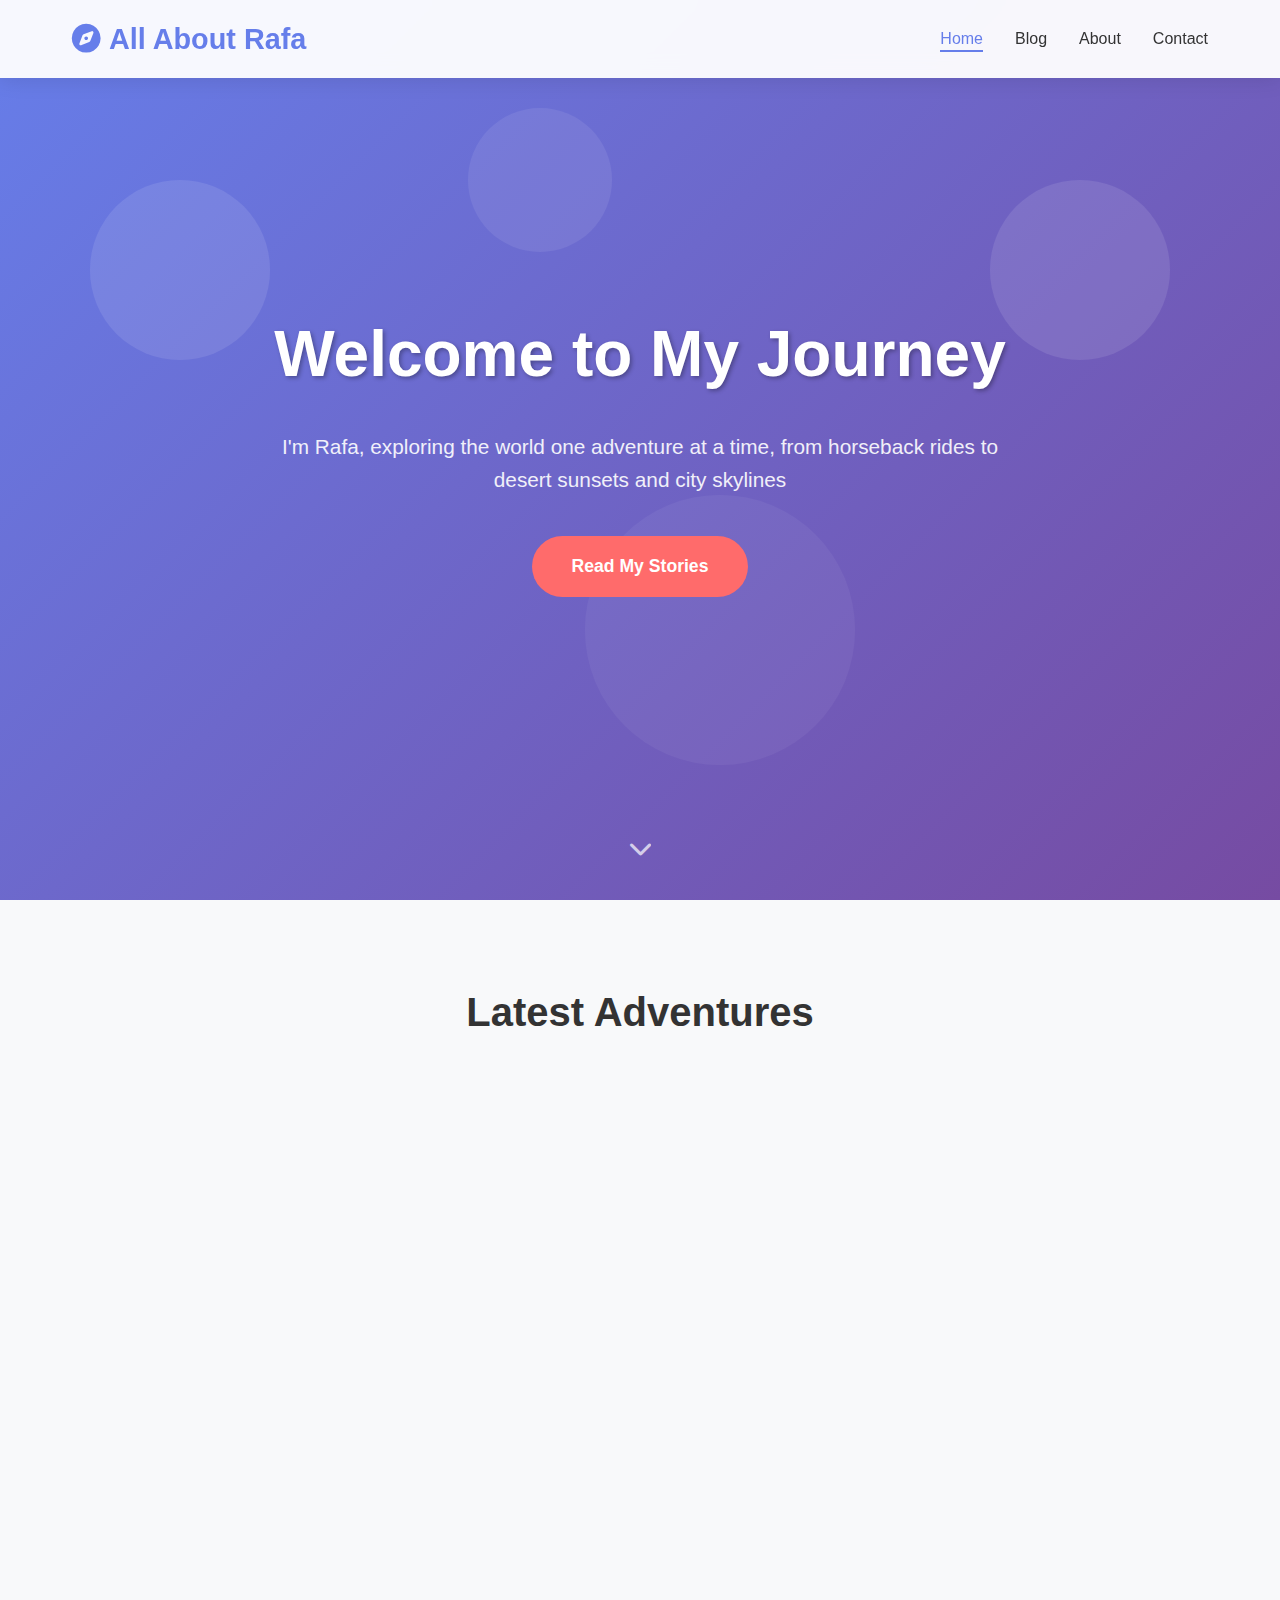
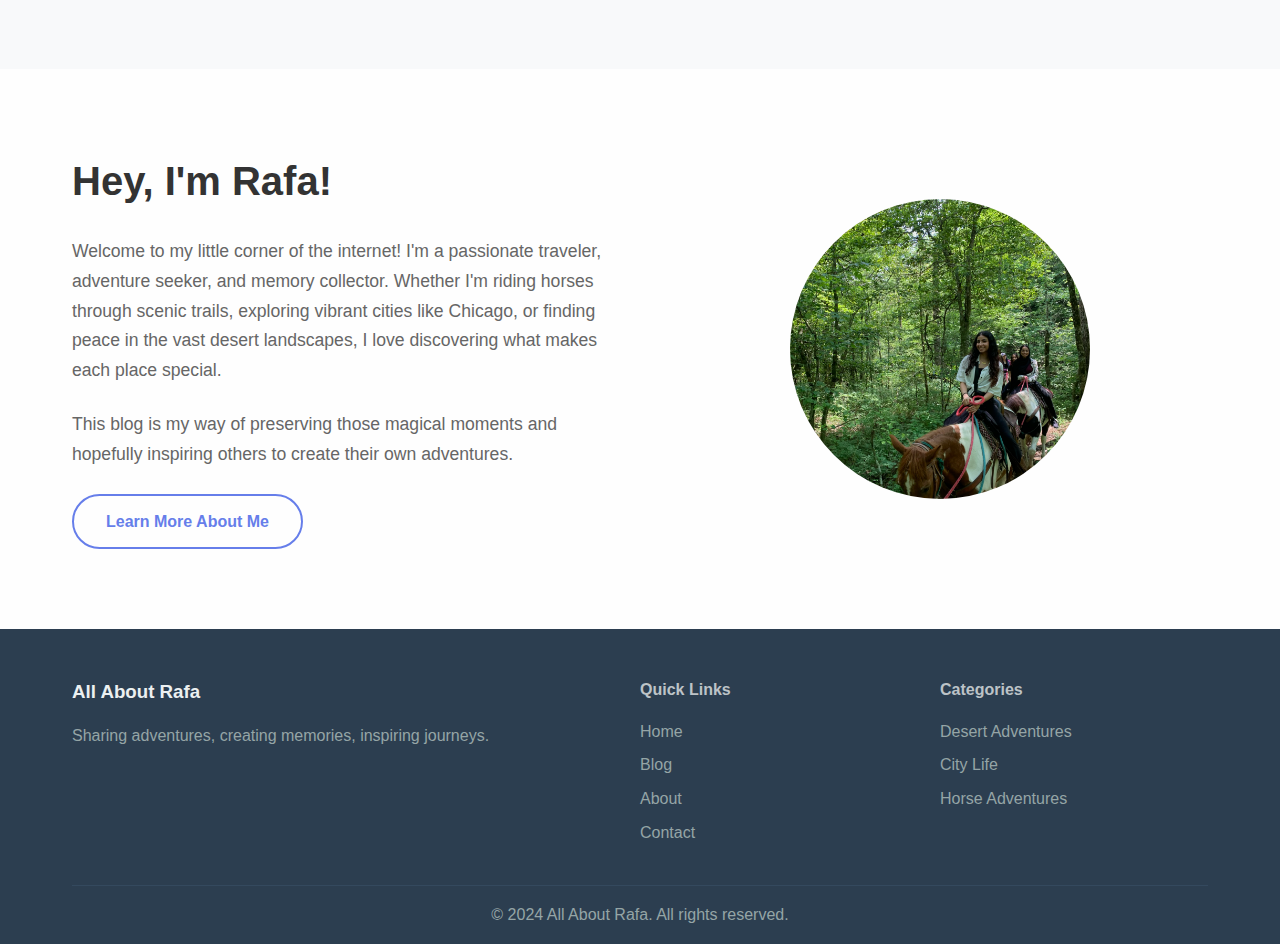
<file: wanderlust-chronicles-blog/index.html>
<!DOCTYPE html>
<html lang="en">
<head>
    <meta charset="UTF-8">
    <meta name="viewport" content="width=device-width, initial-scale=1.0">
    <title>All About Rafa - Adventures Around the World</title>
    <link rel="stylesheet" href="css/style.css">
    <link href="https://cdnjs.cloudflare.com/ajax/libs/font-awesome/6.0.0/css/all.min.css" rel="stylesheet">
</head>
<body>
    <header>
        <nav class="navbar">
            <div class="nav-container">
                <a href="index.html" class="logo">
                    <i class="fas fa-compass"></i>
                    All About Rafa
                </a>
                <ul class="nav-menu">
                    <li><a href="index.html" class="nav-link active">Home</a></li>
                    <li><a href="blog.html" class="nav-link">Blog</a></li>
                    <li><a href="about.html" class="nav-link">About</a></li>
                    <li><a href="contact.html" class="nav-link">Contact</a></li>
                </ul>
                <div class="hamburger">
                    <span></span>
                    <span></span>
                    <span></span>
                </div>
            </div>
        </nav>
    </header>

    <section class="hero">
        <div class="hero-content">
            <h1>Welcome to My Journey</h1>
            <p>I'm Rafa, exploring the world one adventure at a time, from horseback rides to desert sunsets and city skylines</p>
            <a href="blog.html" class="cta-btn">Read My Stories</a>
        </div>
        <div class="scroll-indicator">
            <i class="fas fa-chevron-down"></i>
        </div>
    </section>

    <section class="featured-section">
        <div class="container">
            <h2>Latest Adventures</h2>
            <div class="featured-grid">
                <article class="featured-post">
                    <div class="post-image">
                        <img src="images/rafa-desert.jpg" alt="Rafa in the desert" style="width: 100%; height: 250px; object-fit: cover;">
                    </div>
                    <div class="post-content">
                        <span class="post-category">Desert Adventure</span>
                        <h3>Lost in the Desert Beauty</h3>
                        <p>An incredible journey through endless sand dunes where the silence speaks louder than words...</p>
                        <div class="post-meta">
                            <span><i class="fas fa-calendar"></i> March 15, 2024</span>
                        </div>
                    </div>
                </article>

                <article class="featured-post">
                    <div class="post-image">
                        <img src="images/rafa-chicago.jpg" alt="Rafa in Chicago" style="width: 100%; height: 250px; object-fit: cover;">
                    </div>
                    <div class="post-content">
                        <span class="post-category">City Life</span>
                        <h3>Chicago Days and Nights</h3>
                        <p>From deep-dish pizza to stunning architecture, the Windy City captured my heart completely...</p>
                        <div class="post-meta">
                            <span><i class="fas fa-calendar"></i> February 28, 2024</span>
                        </div>
                    </div>
                </article>

                <article class="featured-post">
                    <div class="post-image">
                        <img src="images/rafa-horse.jpg" alt="Rafa on horseback" style="width: 100%; height: 250px; object-fit: cover;">
                    </div>
                    <div class="post-content">
                        <span class="post-category">Adventure</span>
                        <h3>Horseback Adventures</h3>
                        <p>There's something magical about connecting with these beautiful creatures while exploring new landscapes...</p>
                        <div class="post-meta">
                            <span><i class="fas fa-calendar"></i> January 20, 2024</span>
                        </div>
                    </div>
                </article>
            </div>
        </div>
    </section>

    <section class="about-preview">
        <div class="container">
            <div class="about-content">
                <div class="about-text">
                    <h2>Hey, I'm Rafa!</h2>
                    <p>Welcome to my little corner of the internet! I'm a passionate traveler, adventure seeker, and memory collector. Whether I'm riding horses through scenic trails, exploring vibrant cities like Chicago, or finding peace in the vast desert landscapes, I love discovering what makes each place special.</p>
                    <p>This blog is my way of preserving those magical moments and hopefully inspiring others to create their own adventures.</p>
                    <a href="about.html" class="btn-secondary">Learn More About Me</a>
                </div>
                <div class="about-image">
                    <img src="images/rafa-horse.jpg" alt="Rafa" style="width: 300px; height: 300px; border-radius: 50%; object-fit: cover;">
                </div>
            </div>
        </div>
    </section>

    <footer>
        <div class="container">
            <div class="footer-content">
                <div class="footer-section">
                    <h3>All About Rafa</h3>
                    <p>Sharing adventures, creating memories, inspiring journeys.</p>
                </div>
                <div class="footer-section">
                    <h4>Quick Links</h4>
                    <ul>
                        <li><a href="index.html">Home</a></li>
                        <li><a href="blog.html">Blog</a></li>
                        <li><a href="about.html">About</a></li>
                        <li><a href="contact.html">Contact</a></li>
                    </ul>
                </div>
                <div class="footer-section">
                    <h4>Categories</h4>
                    <ul>
                        <li><a href="blog.html#desert">Desert Adventures</a></li>
                        <li><a href="blog.html#city">City Life</a></li>
                        <li><a href="blog.html#horse">Horse Adventures</a></li>
                    </ul>
                </div>
            </div>
            <div class="footer-bottom">
                <p>&copy; 2024 All About Rafa. All rights reserved.</p>
            </div>
        </div>
    </footer>

    <script src="js/script.js"></script>
</body>
</html>
</file>
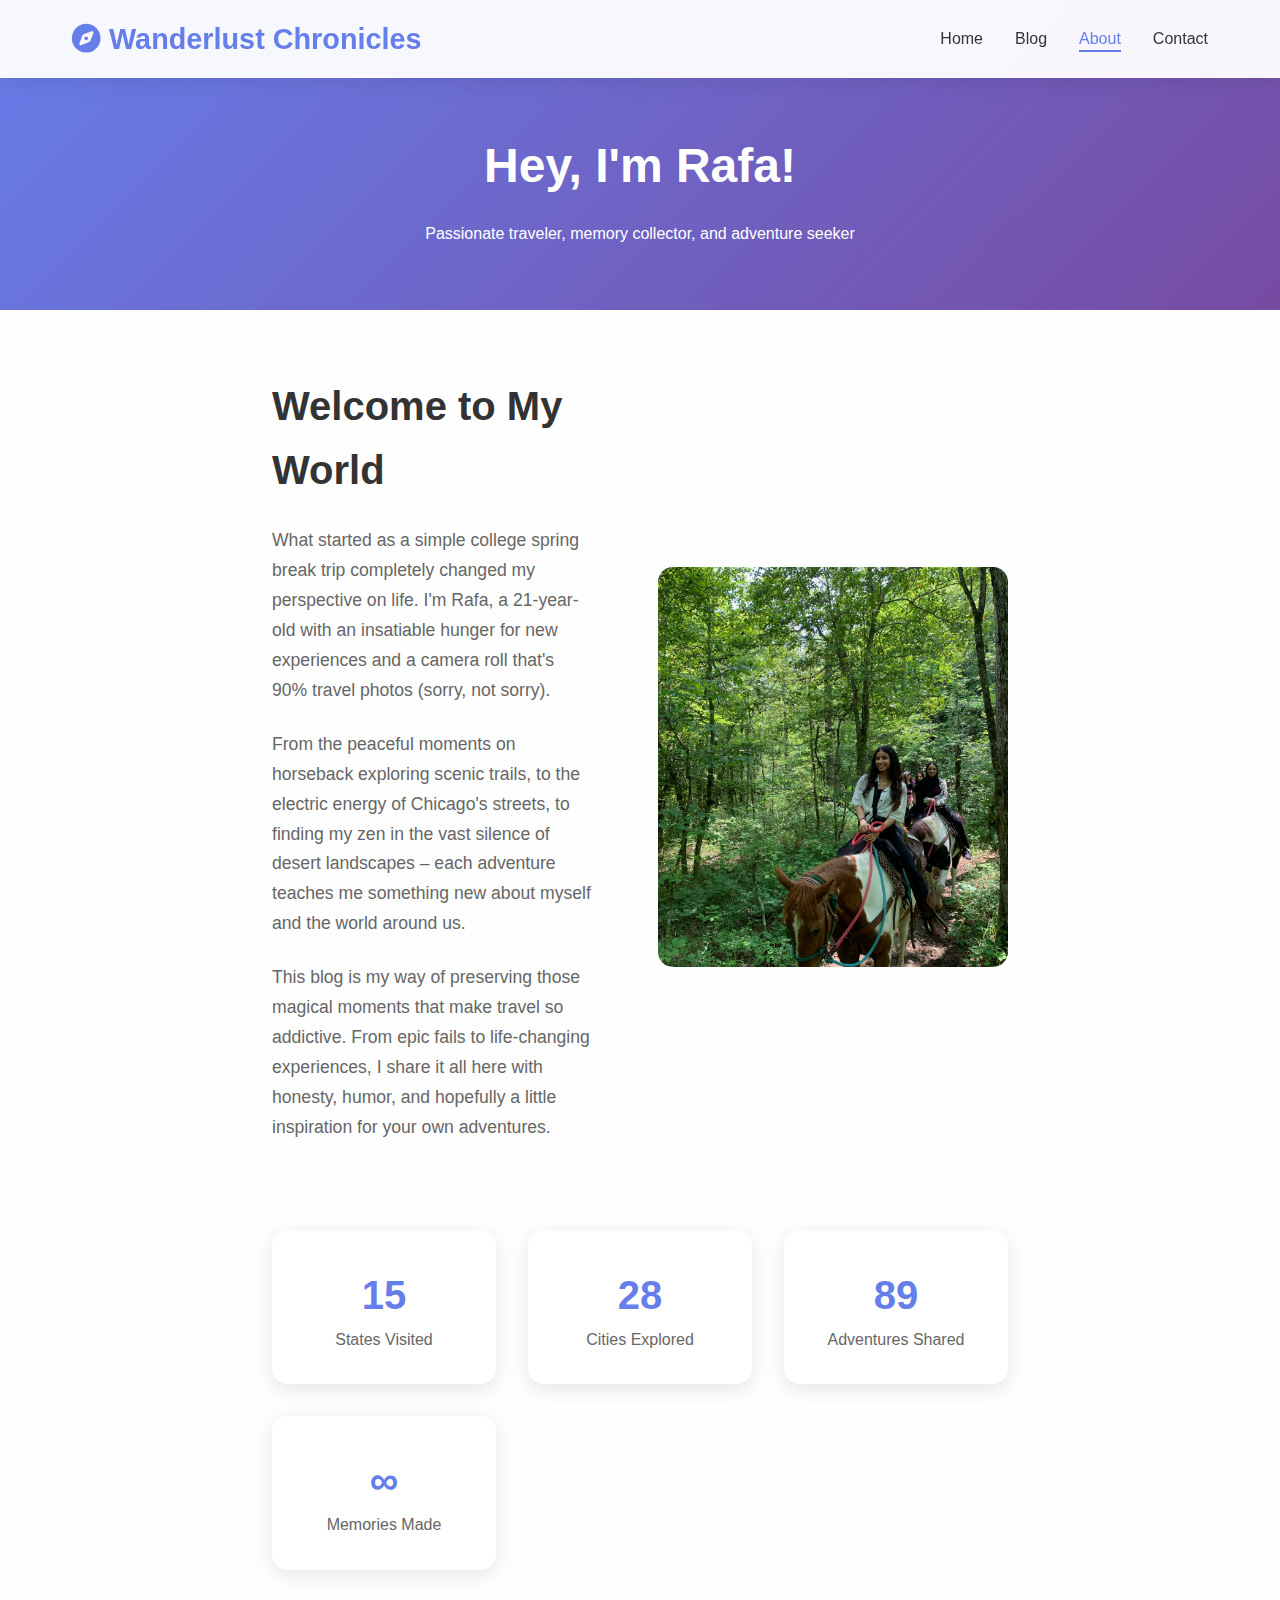
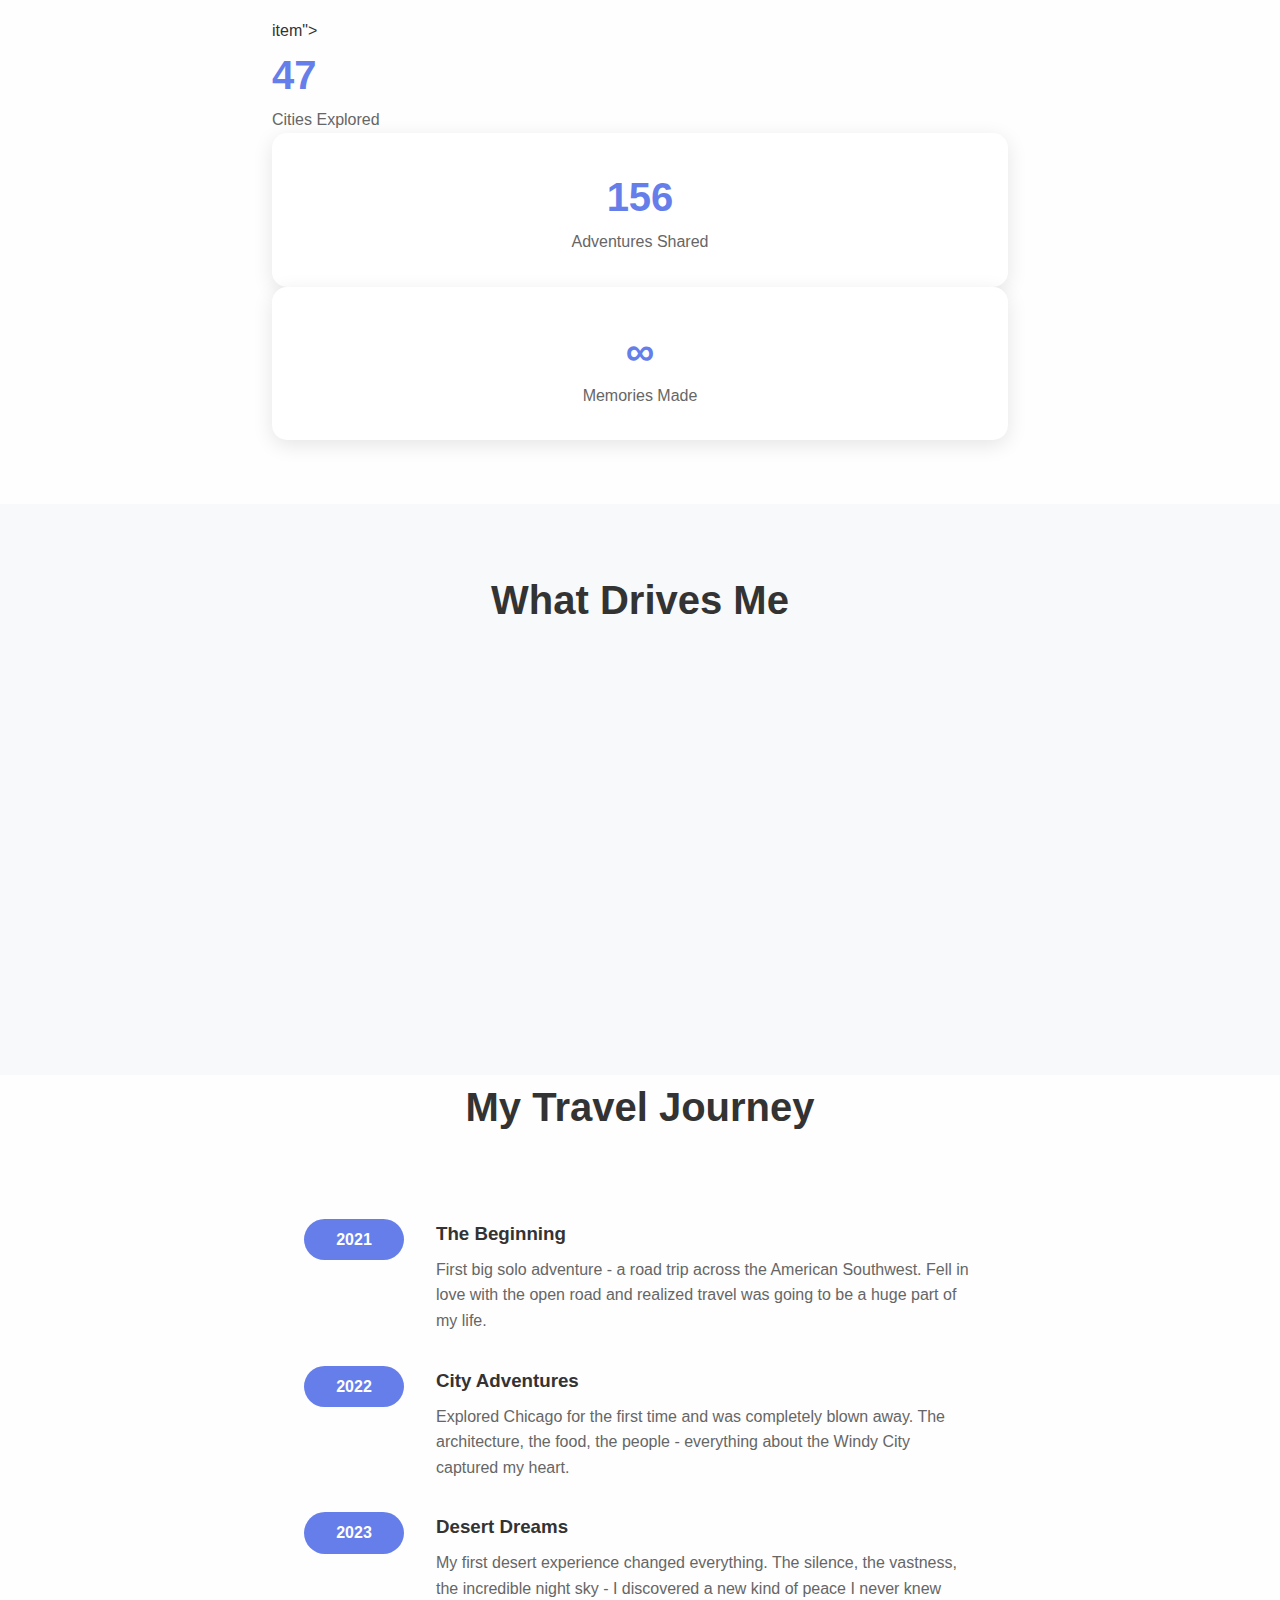
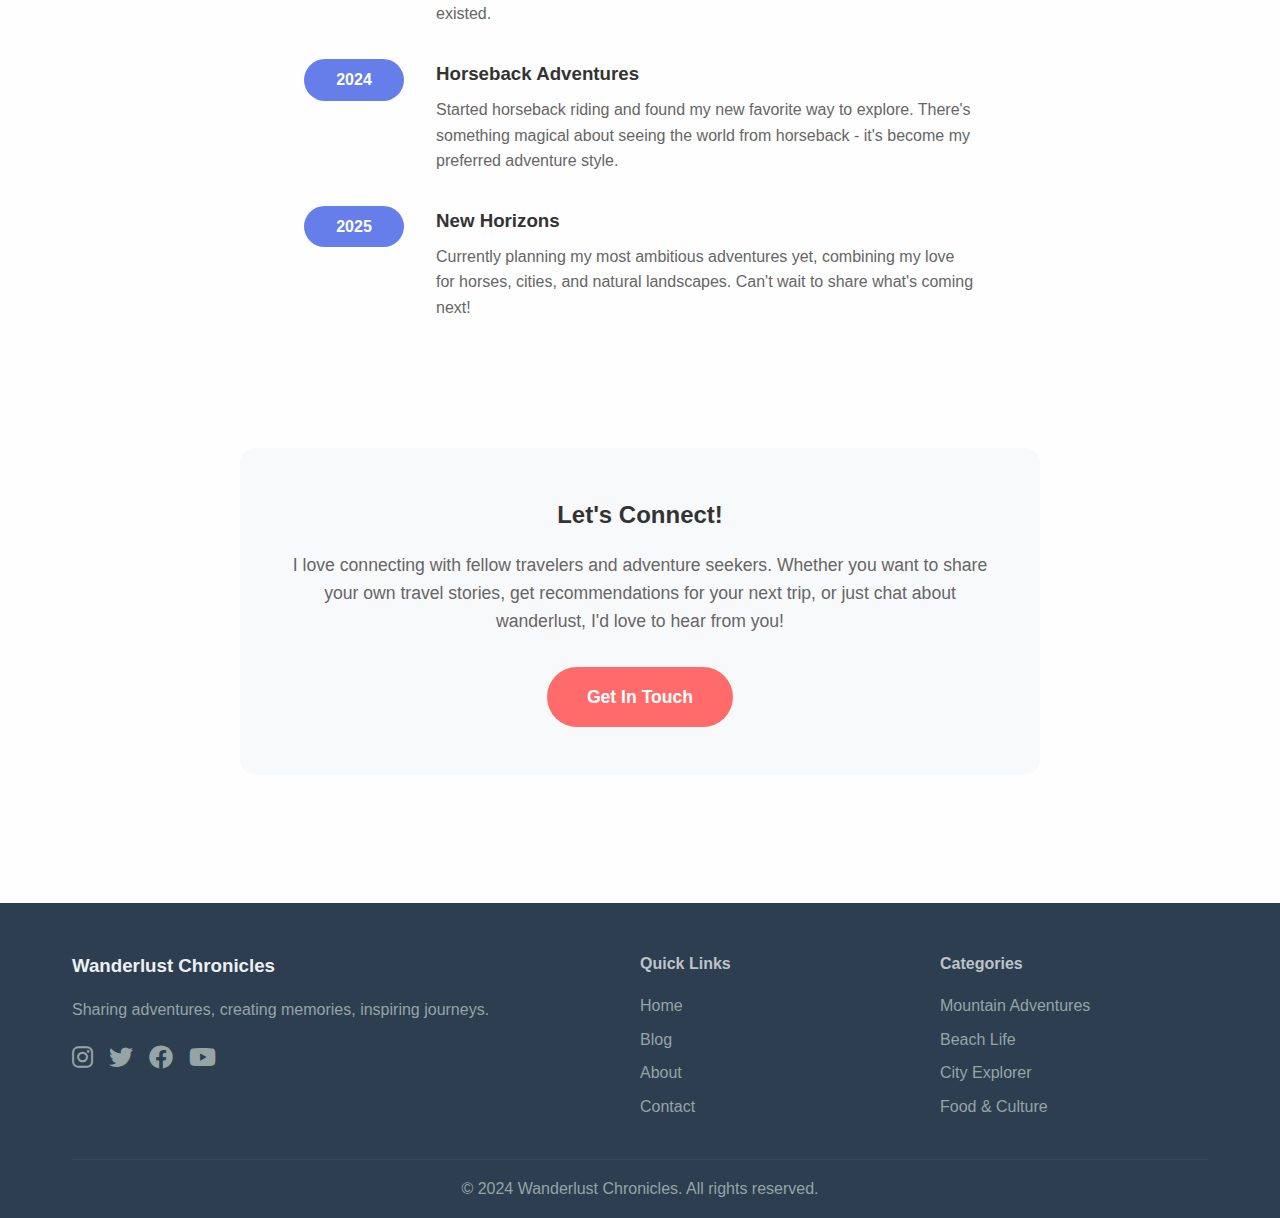
<file: wanderlust-chronicles-blog/about.html>
<!DOCTYPE html>
<html lang="en">
<head>
    <meta charset="UTF-8">
    <meta name="viewport" content="width=device-width, initial-scale=1.0">
    <title>About - All About Rafa</title>
    <link rel="stylesheet" href="css/style.css">
    <link href="https://cdnjs.cloudflare.com/ajax/libs/font-awesome/6.0.0/css/all.min.css" rel="stylesheet">
    <style>
        .about-hero {
            background: linear-gradient(135deg, #667eea 0%, #764ba2 100%);
            color: white;
            padding: 8rem 0 4rem;
            text-align: center;
        }
        
        .about-hero h1 {
            font-size: 3rem;
            margin-bottom: 1rem;
        }
        
        .about-main {
            padding: 4rem 0;
        }
        
        .about-content-section {
            max-width: 800px;
            margin: 0 auto 4rem;
            padding: 0 2rem;
        }
        
        .about-intro {
            display: grid;
            grid-template-columns: 1fr 1fr;
            gap: 4rem;
            align-items: center;
            margin-bottom: 4rem;
        }
        
        .intro-text h2 {
            font-size: 2.5rem;
            margin-bottom: 1.5rem;
            color: #333;
        }
        
        .intro-text p {
            color: #666;
            line-height: 1.7;
            margin-bottom: 1.5rem;
            font-size: 1.1rem;
        }
        
        .stats-grid {
            display: grid;
            grid-template-columns: repeat(auto-fit, minmax(200px, 1fr));
            gap: 2rem;
            margin: 3rem 0;
        }
        
        .stat-item {
            text-align: center;
            padding: 2rem;
            background: white;
            border-radius: 15px;
            box-shadow: 0 5px 20px rgba(0,0,0,0.1);
        }
        
        .stat-number {
            font-size: 2.5rem;
            font-weight: bold;
            color: #667eea;
            display: block;
        }
        
        .stat-label {
            color: #666;
            font-weight: 500;
        }
        
        .values-section {
            background: #f8f9fa;
            padding: 4rem 0;
        }
        
        .values-grid {
            display: grid;
            grid-template-columns: repeat(auto-fit, minmax(300px, 1fr));
            gap: 2rem;
        }
        
        .value-item {
            background: white;
            padding: 2rem;
            border-radius: 15px;
            text-align: center;
            box-shadow: 0 5px 20px rgba(0,0,0,0.1);
        }
        
        .value-icon {
            font-size: 3rem;
            color: #667eea;
            margin-bottom: 1rem;
        }
        
        .value-item h3 {
            margin-bottom: 1rem;
            color: #333;
        }
        
        .timeline {
            max-width: 800px;
            margin: 0 auto;
            padding: 2rem;
        }
        
        .timeline-item {
            display: flex;
            margin-bottom: 2rem;
            align-items: flex-start;
        }
        
        .timeline-date {
            background: #667eea;
            color: white;
            padding: 0.5rem 1rem;
            border-radius: 25px;
            font-weight: bold;
            min-width: 100px;
            text-align: center;
            margin-right: 2rem;
        }
        
        .timeline-content {
            flex: 1;
        }
        
        .timeline-content h3 {
            color: #333;
            margin-bottom: 0.5rem;
        }
        
        .timeline-content p {
            color: #666;
            line-height: 1.6;
        }
    </style>
</head>
<body>
    <header>
        <nav class="navbar">
            <div class="nav-container">
                <div class="logo">
                    <i class="fas fa-compass"></i>
                    Wanderlust Chronicles
                </div>
                <ul class="nav-menu">
                    <li><a href="index.html" class="nav-link">Home</a></li>
                    <li><a href="blog.html" class="nav-link">Blog</a></li>
                    <li><a href="about.html" class="nav-link active">About</a></li>
                    <li><a href="contact.html" class="nav-link">Contact</a></li>
                </ul>
                <div class="hamburger">
                    <span></span>
                    <span></span>
                    <span></span>
                </div>
            </div>
        </nav>
    </header>

    <section class="about-hero">
        <div class="container">
            <h1>Hey, I'm Rafa!</h1>
            <p>Passionate traveler, memory collector, and adventure seeker</p>
        </div>
    </section>

    <main class="about-main">
        <section class="about-content-section">
            <div class="about-intro">
                <div class="intro-text">
                    <h2>Welcome to My World</h2>
                    <p>
                        What started as a simple college spring break trip completely changed my perspective on life. I'm Rafa, a 21-year-old with an insatiable hunger for new experiences and a camera roll that's 90% travel photos (sorry, not sorry).
                    </p>
                    <p>
                        From the peaceful moments on horseback exploring scenic trails, to the electric energy of Chicago's streets, to finding my zen in the vast silence of desert landscapes – each adventure teaches me something new about myself and the world around us.
                    </p>
                    <p>
                        This blog is my way of preserving those magical moments that make travel so addictive. From epic fails to life-changing experiences, I share it all here with honesty, humor, and hopefully a little inspiration for your own adventures.
                    </p>
                </div>
                <div class="intro-image">
                    <img src="images/rafa-horse.jpg" alt="Rafa" style="width: 350px; height: 400px; border-radius: 15px; object-fit: cover;">
                </div>
            </div>
        </section>

        <section class="about-content-section">
            <div class="stats-grid">
                <div class="stat-item">
                    <span class="stat-number">15</span>
                    <span class="stat-label">States Visited</span>
                </div>
                <div class="stat-item">
                    <span class="stat-number">28</span>
                    <span class="stat-label">Cities Explored</span>
                </div>
                <div class="stat-item">
                    <span class="stat-number">89</span>
                    <span class="stat-label">Adventures Shared</span>
                </div>
                <div class="stat-item">
                    <span class="stat-number">∞</span>
                    <span class="stat-label">Memories Made</span>
                </div>
            </div>item">
                    <span class="stat-number">47</span>
                    <span class="stat-label">Cities Explored</span>
                </div>
                <div class="stat-item">
                    <span class="stat-number">156</span>
                    <span class="stat-label">Adventures Shared</span>
                </div>
                <div class="stat-item">
                    <span class="stat-number">∞</span>
                    <span class="stat-label">Memories Made</span>
                </div>
            </div>
        </section>

        <section class="values-section">
            <div class="container">
                <h2 style="text-align: center; margin-bottom: 3rem; font-size: 2.5rem; color: #333;">What Drives Me</h2>
                <div class="values-grid">
                    <div class="value-item">
                        <div class="value-icon">
                            <i class="fas fa-heart"></i>
                        </div>
                        <h3>Authentic Connections</h3>
                        <p>Travel isn't just about places – it's about the people you meet and the friendships you forge along the way. Some of my best travel buddies started as strangers in hostels!</p>
                    </div>
                    <div class="value-item">
                        <div class="value-icon">
                            <i class="fas fa-leaf"></i>
                        </div>
                        <h3>Sustainable Travel</h3>
                        <p>I believe in exploring responsibly. From choosing eco-friendly accommodations to supporting local businesses, every small choice can make a big difference.</p>
                    </div>
                    <div class="value-item">
                        <div class="value-icon">
                            <i class="fas fa-camera"></i>
                        </div>
                        <h3>Storytelling</h3>
                        <p>Every destination has a story, and I love capturing those moments – both the Instagram-worthy shots and the beautifully imperfect, real-life adventures.</p>
                    </div>
                </div>
            </div>
        </section>

        <section class="about-content-section">
            <h2 style="text-align: center; margin-bottom: 3rem; font-size: 2.5rem; color: #333;">My Travel Journey</h2>
            <div class="timeline">
                <div class="timeline-item">
                    <div class="timeline-date">2021</div>
                    <div class="timeline-content">
                        <h3>The Beginning</h3>
                        <p>First big solo adventure - a road trip across the American Southwest. Fell in love with the open road and realized travel was going to be a huge part of my life.</p>
                    </div>
                </div>
                
                <div class="timeline-item">
                    <div class="timeline-date">2022</div>
                    <div class="timeline-content">
                        <h3>City Adventures</h3>
                        <p>Explored Chicago for the first time and was completely blown away. The architecture, the food, the people - everything about the Windy City captured my heart.</p>
                    </div>
                </div>
                
                <div class="timeline-item">
                    <div class="timeline-date">2023</div>
                    <div class="timeline-content">
                        <h3>Desert Dreams</h3>
                        <p>My first desert experience changed everything. The silence, the vastness, the incredible night sky - I discovered a new kind of peace I never knew existed.</p>
                    </div>
                </div>
                
                <div class="timeline-item">
                    <div class="timeline-date">2024</div>
                    <div class="timeline-content">
                        <h3>Horseback Adventures</h3>
                        <p>Started horseback riding and found my new favorite way to explore. There's something magical about seeing the world from horseback - it's become my preferred adventure style.</p>
                    </div>
                </div>
                
                <div class="timeline-item">
                    <div class="timeline-date">2025</div>
                    <div class="timeline-content">
                        <h3>New Horizons</h3>
                        <p>Currently planning my most ambitious adventures yet, combining my love for horses, cities, and natural landscapes. Can't wait to share what's coming next!</p>
                    </div>
                </div>
            </div>
        </section>

        <section class="about-content-section" style="text-align: center; background: #f8f9fa; padding: 3rem; border-radius: 15px;">
            <h2 style="margin-bottom: 1rem; color: #333;">Let's Connect!</h2>
            <p style="color: #666; margin-bottom: 2rem; font-size: 1.1rem;">
                I love connecting with fellow travelers and adventure seekers. Whether you want to share your own travel stories, 
                get recommendations for your next trip, or just chat about wanderlust, I'd love to hear from you!
            </p>
            <a href="contact.html" class="cta-btn">Get In Touch</a>
        </section>
    </main>

    <footer>
        <div class="container">
            <div class="footer-content">
                <div class="footer-section">
                    <h3>Wanderlust Chronicles</h3>
                    <p>Sharing adventures, creating memories, inspiring journeys.</p>
                    <div class="social-links">
                        <a href="#"><i class="fab fa-instagram"></i></a>
                        <a href="#"><i class="fab fa-twitter"></i></a>
                        <a href="#"><i class="fab fa-facebook"></i></a>
                        <a href="#"><i class="fab fa-youtube"></i></a>
                    </div>
                </div>
                <div class="footer-section">
                    <h4>Quick Links</h4>
                    <ul>
                        <li><a href="index.html">Home</a></li>
                        <li><a href="blog.html">Blog</a></li>
                        <li><a href="about.html">About</a></li>
                        <li><a href="contact.html">Contact</a></li>
                    </ul>
                </div>
                <div class="footer-section">
                    <h4>Categories</h4>
                    <ul>
                        <li><a href="#">Mountain Adventures</a></li>
                        <li><a href="#">Beach Life</a></li>
                        <li><a href="#">City Explorer</a></li>
                        <li><a href="#">Food & Culture</a></li>
                    </ul>
                </div>
            </div>
            <div class="footer-bottom">
                <p>&copy; 2024 Wanderlust Chronicles. All rights reserved.</p>
            </div>
        </div>
    </footer>

    <script src="js/script.js"></script>
</body>
</html>
</file>
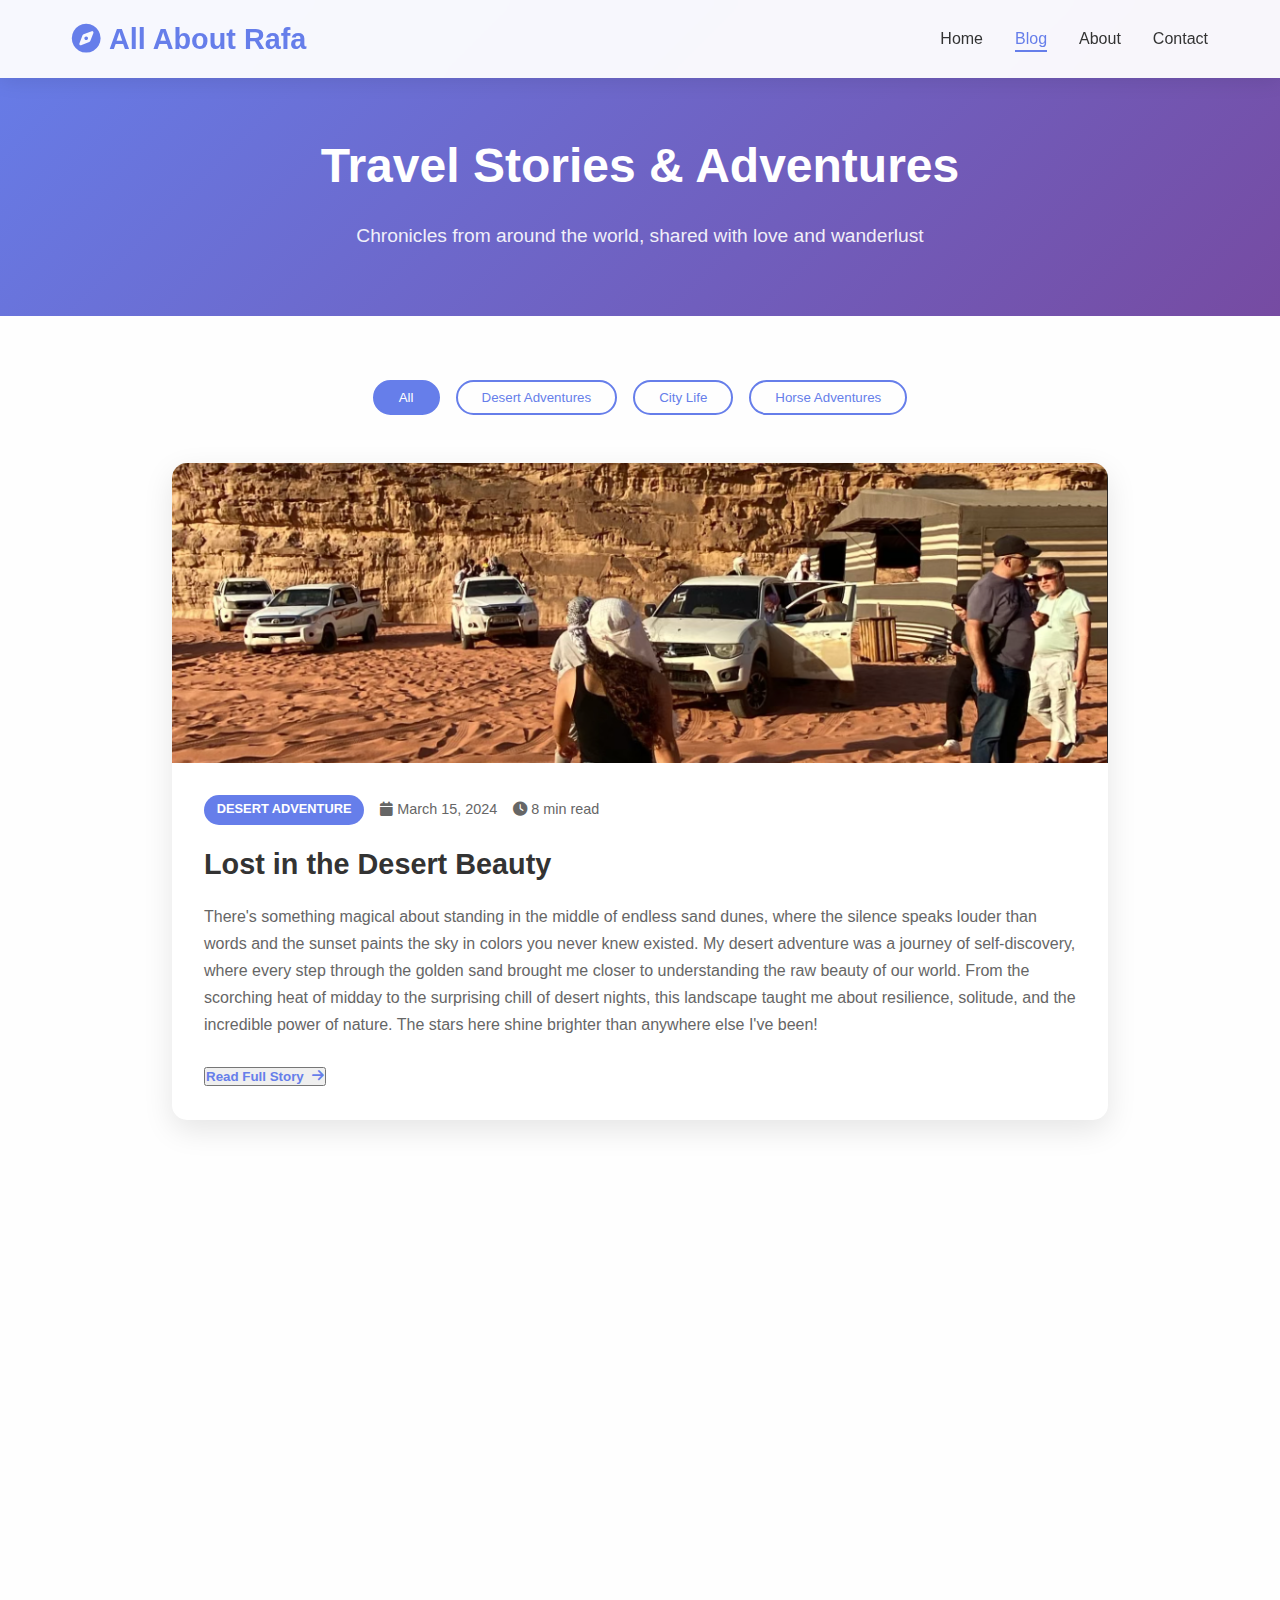
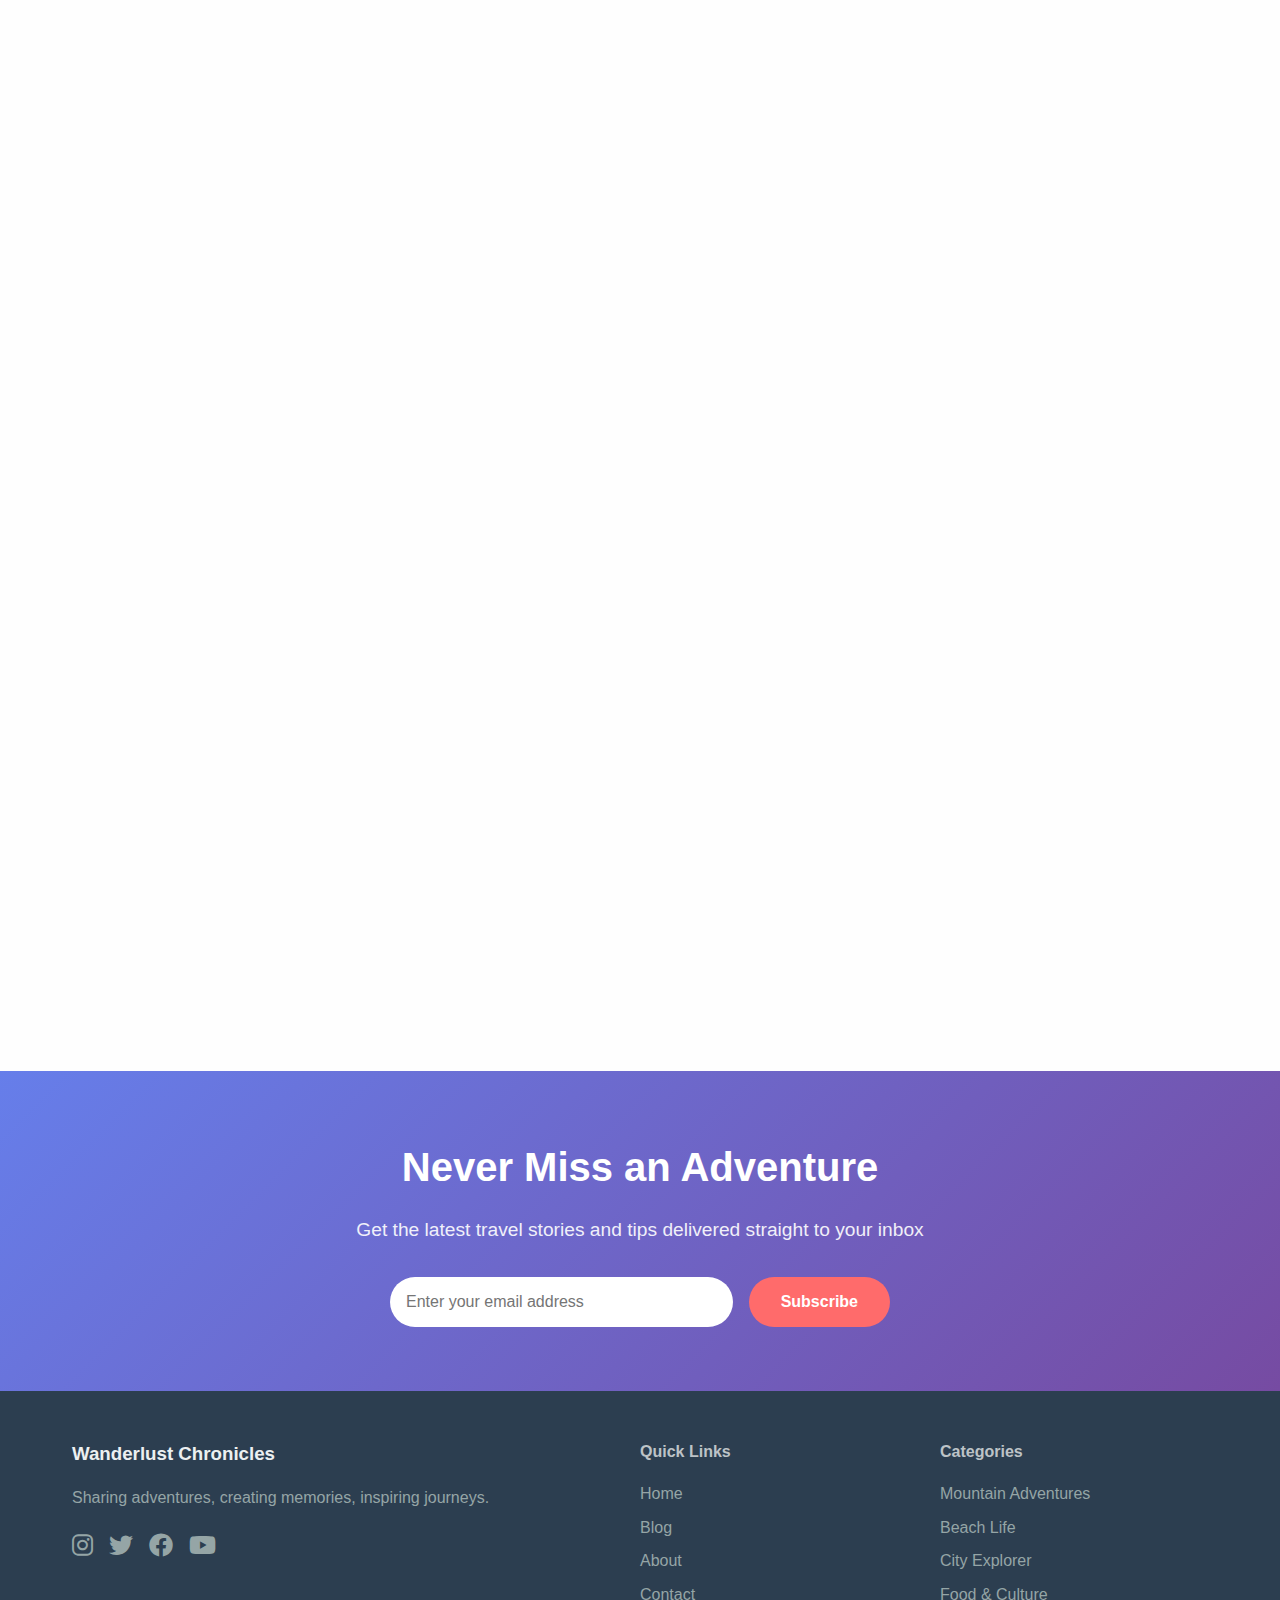
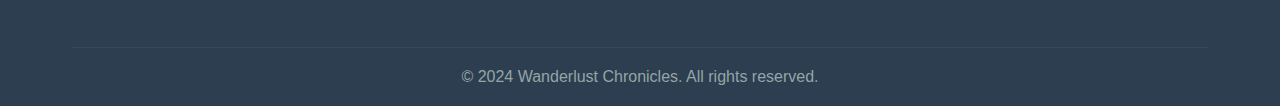
<file: wanderlust-chronicles-blog/blog.html>
<!DOCTYPE html>
<html lang="en">
<head>
    <meta charset="UTF-8">
    <meta name="viewport" content="width=device-width, initial-scale=1.0">
    <title>Blog - All About Rafa</title>
    <link rel="stylesheet" href="css/style.css">
    <link href="https://cdnjs.cloudflare.com/ajax/libs/font-awesome/6.0.0/css/all.min.css" rel="stylesheet">
    <style>
        .blog-header {
            background: linear-gradient(135deg, #667eea 0%, #764ba2 100%);
            color: white;
            padding: 8rem 0 4rem;
            text-align: center;
        }
        
        .blog-header h1 {
            font-size: 3rem;
            margin-bottom: 1rem;
        }
        
        .blog-header p {
            font-size: 1.2rem;
            opacity: 0.9;
        }
        
        .blog-container {
            max-width: 1000px;
            margin: 0 auto;
            padding: 4rem 2rem;
        }
        
        .blog-post-full {
            background: white;
            border-radius: 15px;
            overflow: hidden;
            box-shadow: 0 10px 30px rgba(0, 0, 0, 0.1);
            margin-bottom: 3rem;
            transition: transform 0.3s ease;
        }
        
        .blog-post-full:hover {
            transform: translateY(-5px);
        }
        
        .blog-post-image {
            height: 300px;
            overflow: hidden;
        }
        
        .blog-post-content {
            padding: 2rem;
        }
        
        .blog-post-meta {
            display: flex;
            align-items: center;
            gap: 1rem;
            margin-bottom: 1rem;
            font-size: 0.9rem;
            color: #666;
        }
        
        .blog-post-title {
            font-size: 1.8rem;
            margin-bottom: 1rem;
            color: #333;
        }
        
        .blog-post-excerpt {
            color: #666;
            line-height: 1.7;
            margin-bottom: 1.5rem;
        }
        
        .read-more {
            color: #667eea;
            text-decoration: none;
            font-weight: 600;
            display: inline-flex;
            align-items: center;
            gap: 0.5rem;
            transition: color 0.3s ease;
        }
        
        .read-more:hover {
            color: #5a67d8;
        }
        
        .category-filters {
            display: flex;
            justify-content: center;
            gap: 1rem;
            margin-bottom: 3rem;
            flex-wrap: wrap;
        }
        
        .filter-btn {
            background: transparent;
            border: 2px solid #667eea;
            color: #667eea;
            padding: 0.5rem 1.5rem;
            border-radius: 25px;
            cursor: pointer;
            transition: all 0.3s ease;
            font-weight: 500;
        }
        
        .filter-btn:hover,
        .filter-btn.active {
            background: #667eea;
            color: white;
        }
    </style>
</head>
<body>
    <header>
        <nav class="navbar">
            <div class="nav-container">
                <a href="index.html" class="logo">
                    <i class="fas fa-compass"></i>
                    All About Rafa
                </a>
                <ul class="nav-menu">
                    <li><a href="index.html" class="nav-link">Home</a></li>
                    <li><a href="blog.html" class="nav-link active">Blog</a></li>
                    <li><a href="about.html" class="nav-link">About</a></li>
                    <li><a href="contact.html" class="nav-link">Contact</a></li>
                </ul>
                <div class="hamburger">
                    <span></span>
                    <span></span>
                    <span></span>
                </div>
            </div>
        </nav>
    </header>

    <section class="blog-header">
        <div class="container">
            <h1>Travel Stories & Adventures</h1>
            <p>Chronicles from around the world, shared with love and wanderlust</p>
        </div>
    </section>

    <main class="blog-container">
        <div class="category-filters">
            <button class="filter-btn active">All</button>
            <button class="filter-btn">Desert Adventures</button>
            <button class="filter-btn">City Life</button>
            <button class="filter-btn">Horse Adventures</button>
        </div>

        <article class="blog-post-full" id="desert">
            <div class="blog-post-image">
                <img src="images/rafa-desert.jpg" alt="Rafa in the desert" style="width: 100%; height: 300px; object-fit: cover;">
            </div>
            <div class="blog-post-content">
                <div class="blog-post-meta">
                    <span class="post-category">Desert Adventure</span>
                    <span><i class="fas fa-calendar"></i> March 15, 2024</span>
                    <span><i class="fas fa-clock"></i> 8 min read</span>
                </div>
                <h2 class="blog-post-title">Lost in the Desert Beauty</h2>
                <p class="blog-post-excerpt">
                    There's something magical about standing in the middle of endless sand dunes, where the silence speaks louder than words and the sunset paints the sky in colors you never knew existed. My desert adventure was a journey of self-discovery, where every step through the golden sand brought me closer to understanding the raw beauty of our world. From the scorching heat of midday to the surprising chill of desert nights, this landscape taught me about resilience, solitude, and the incredible power of nature. The stars here shine brighter than anywhere else I've been!
                </p>
                <button class="read-more" onclick="expandPost(this)">
                    Read Full Story <i class="fas fa-arrow-right"></i>
                </button>
                <div class="full-story" style="display: none; margin-top: 1rem; padding-top: 1rem; border-top: 1px solid #eee;">
                    <p>The desert called to me long before I actually made the trip. I'd seen photos of endless dunes and dramatic sunsets, but nothing could have prepared me for the actual experience of being completely surrounded by such raw, untamed beauty.</p>
                    <p>My journey began at dawn, when the sand was still cool beneath my feet and the air held just a hint of the heat that would define the day. As I walked deeper into the dunes, civilization became just a memory, replaced by the rhythmic sound of wind sculpting sand and the overwhelming sense of being utterly alone yet completely connected to something greater.</p>
                    <p>The silence was profound – not empty, but full of possibilities. It gave me space to think, to breathe, to simply exist without the constant noise of modern life. When night fell, the temperature dropped dramatically, and I understood why desert travelers speak of the desert's dual nature. The same landscape that challenges you with brutal heat by day wraps you in surprising cold by night.</p>
                    <p>But it was the night sky that truly took my breath away. Without any light pollution, the stars appeared in such abundance that I felt like I was seeing the universe for the first time. I spent hours lying on my back in the sand, overwhelmed by the vastness above and the profound sense of peace that the desert had given me.</p>
                </div>
            </div>
        </article>

        <article class="blog-post-full" id="city">
            <div class="blog-post-image">
                <img src="images/rafa-chicago.jpg" alt="Rafa in Chicago" style="width: 100%; height: 300px; object-fit: cover;">
            </div>
            <div class="blog-post-content">
                <div class="blog-post-meta">
                    <span class="post-category">City Life</span>
                    <span><i class="fas fa-calendar"></i> February 28, 2024</span>
                    <span><i class="fas fa-clock"></i> 6 min read</span>
                </div>
                <h2 class="blog-post-title">Chicago Days and Nights</h2>
                <p class="blog-post-excerpt">
                    The Windy City completely captured my heart! From the moment I arrived, Chicago welcomed me with its incredible architecture, amazing deep-dish pizza (yes, it lives up to the hype!), and the warmest people I've ever met. Walking along the lakefront, exploring Millennium Park, and getting lost in the vibrant neighborhoods taught me that cities have souls too. The skyline views from the river tour were absolutely breathtaking, and don't even get me started on the food scene – every meal was an adventure in itself. Chicago, you've got a piece of my heart forever!
                </p>
                <button class="read-more" onclick="expandPost(this)">
                    Read Full Story <i class="fas fa-arrow-right"></i>
                </button>
                <div class="full-story" style="display: none; margin-top: 1rem; padding-top: 1rem; border-top: 1px solid #eee;">
                    <p>Chicago surprised me from the very first moment. I expected a busy, impersonal city, but what I found was a place with incredible warmth and character. The architecture alone is worth the trip – walking through downtown feels like an outdoor museum of some of the world's most innovative buildings.</p>
                    <p>The lakefront changed my perspective on urban spaces entirely. Lake Michigan stretches to the horizon like an ocean, and the lakefront trail gave me miles of peaceful walking despite being in the heart of such a major city. I spent an entire afternoon in Millennium Park, watching people from all walks of life come together in this beautiful shared space.</p>
                    <p>But it was the neighborhoods that really won me over. Each area has its own distinct personality – from the artistic vibe of Wicker Park to the historic charm of Lincoln Park. The people I met were genuinely friendly and proud of their city, always ready with recommendations for the best local spots.</p>
                    <p>And the food! The deep-dish pizza lived up to every bit of hype, but Chicago's culinary scene goes so much deeper. From hole-in-the-wall Mexican joints to world-class fine dining, every meal was a discovery. The river architecture tour was the perfect way to see the city from a different perspective, learning about the incredible engineering and design that makes Chicago such a unique place.</p>
                </div>
            </div>
        </article>

        <article class="blog-post-full" id="horse">
            <div class="blog-post-image">
                <img src="images/rafa-horse.jpg" alt="Rafa on horseback" style="width: 100%; height: 300px; object-fit: cover;">
            </div>
            <div class="blog-post-content">
                <div class="blog-post-meta">
                    <span class="post-category">Horse Adventures</span>
                    <span><i class="fas fa-calendar"></i> January 20, 2024</span>
                    <span><i class="fas fa-clock"></i> 10 min read</span>
                </div>
                <h2 class="blog-post-title">Horseback Adventures and New Perspectives</h2>
                <p class="blog-post-excerpt">
                    There's something absolutely magical about connecting with these beautiful, powerful creatures while exploring new landscapes from their backs. My horseback riding adventures have taught me patience, trust, and a completely different way of experiencing the world. From gentle trail rides through scenic countryside to more challenging terrain that tested both my courage and my riding skills, every moment in the saddle has been a lesson in partnership and respect. The bond you form with your horse, the rhythm of their gait, and the unique vantage point of seeing the world from horseback – it's an experience that changes you.
                </p>
                <button class="read-more" onclick="expandPost(this)">
                    Read Full Story <i class="fas fa-arrow-right"></i>
                </button>
                <div class="full-story" style="display: none; margin-top: 1rem; padding-top: 1rem; border-top: 1px solid #eee;">
                    <p>My first time on horseback was equal parts terrifying and exhilarating. I remember gripping the reins so tightly my knuckles went white, convinced that this massive, powerful animal would somehow sense my nervousness and take off running. But horses, I learned, are incredibly intuitive creatures. They respond to your energy, your confidence, and your respect for them.</p>
                    <p>As I became more comfortable in the saddle, I discovered that horseback riding isn't just about transportation – it's about partnership. You and your horse become a team, communicating through subtle shifts in weight, gentle pressure from your legs, and the trust you build together. There's a rhythm to it, a meditation in the steady four-beat walk or the smooth rocking motion of a canter.</p>
                    <p>The landscapes I've explored on horseback have been incredible – winding mountain trails that would be impossible to navigate on foot, vast open meadows where you can let your horse stretch into a gallop, quiet forest paths where the only sounds are hoofbeats on soft earth and birds singing overhead. There's something about being up high, moving with the natural rhythm of the horse, that gives you a completely different perspective on the world around you.</p>
                    <p>But perhaps the most valuable thing horseback riding has taught me is patience and presence. Horses live in the moment – they're not worried about tomorrow's weather or yesterday's mistakes. When you're riding, you have to be fully present too, aware of your horse's mood, the terrain ahead, the weather conditions. It's a form of mindfulness that has carried over into other areas of my life, teaching me to slow down and really experience each moment.</p>
                </div>
            </div>
        </article>
    </main>

    <section class="newsletter">
        <div class="container">
            <div class="newsletter-content">
                <h2>Never Miss an Adventure</h2>
                <p>Get the latest travel stories and tips delivered straight to your inbox</p>
                <form class="newsletter-form">
                    <input type="email" placeholder="Enter your email address" required>
                    <button type="submit">Subscribe</button>
                </form>
            </div>
        </div>
    </section>

    <footer>
        <div class="container">
            <div class="footer-content">
                <div class="footer-section">
                    <h3>Wanderlust Chronicles</h3>
                    <p>Sharing adventures, creating memories, inspiring journeys.</p>
                    <div class="social-links">
                        <a href="#"><i class="fab fa-instagram"></i></a>
                        <a href="#"><i class="fab fa-twitter"></i></a>
                        <a href="#"><i class="fab fa-facebook"></i></a>
                        <a href="#"><i class="fab fa-youtube"></i></a>
                    </div>
                </div>
                <div class="footer-section">
                    <h4>Quick Links</h4>
                    <ul>
                        <li><a href="index.html">Home</a></li>
                        <li><a href="blog.html">Blog</a></li>
                        <li><a href="about.html">About</a></li>
                        <li><a href="contact.html">Contact</a></li>
                    </ul>
                </div>
                <div class="footer-section">
                    <h4>Categories</h4>
                    <ul>
                        <li><a href="#">Mountain Adventures</a></li>
                        <li><a href="#">Beach Life</a></li>
                        <li><a href="#">City Explorer</a></li>
                        <li><a href="#">Food & Culture</a></li>
                    </ul>
                </div>
            </div>
            <div class="footer-bottom">
                <p>&copy; 2024 Wanderlust Chronicles. All rights reserved.</p>
            </div>
        </div>
    </footer>

    <script src="js/script.js"></script>
</body>
</file>
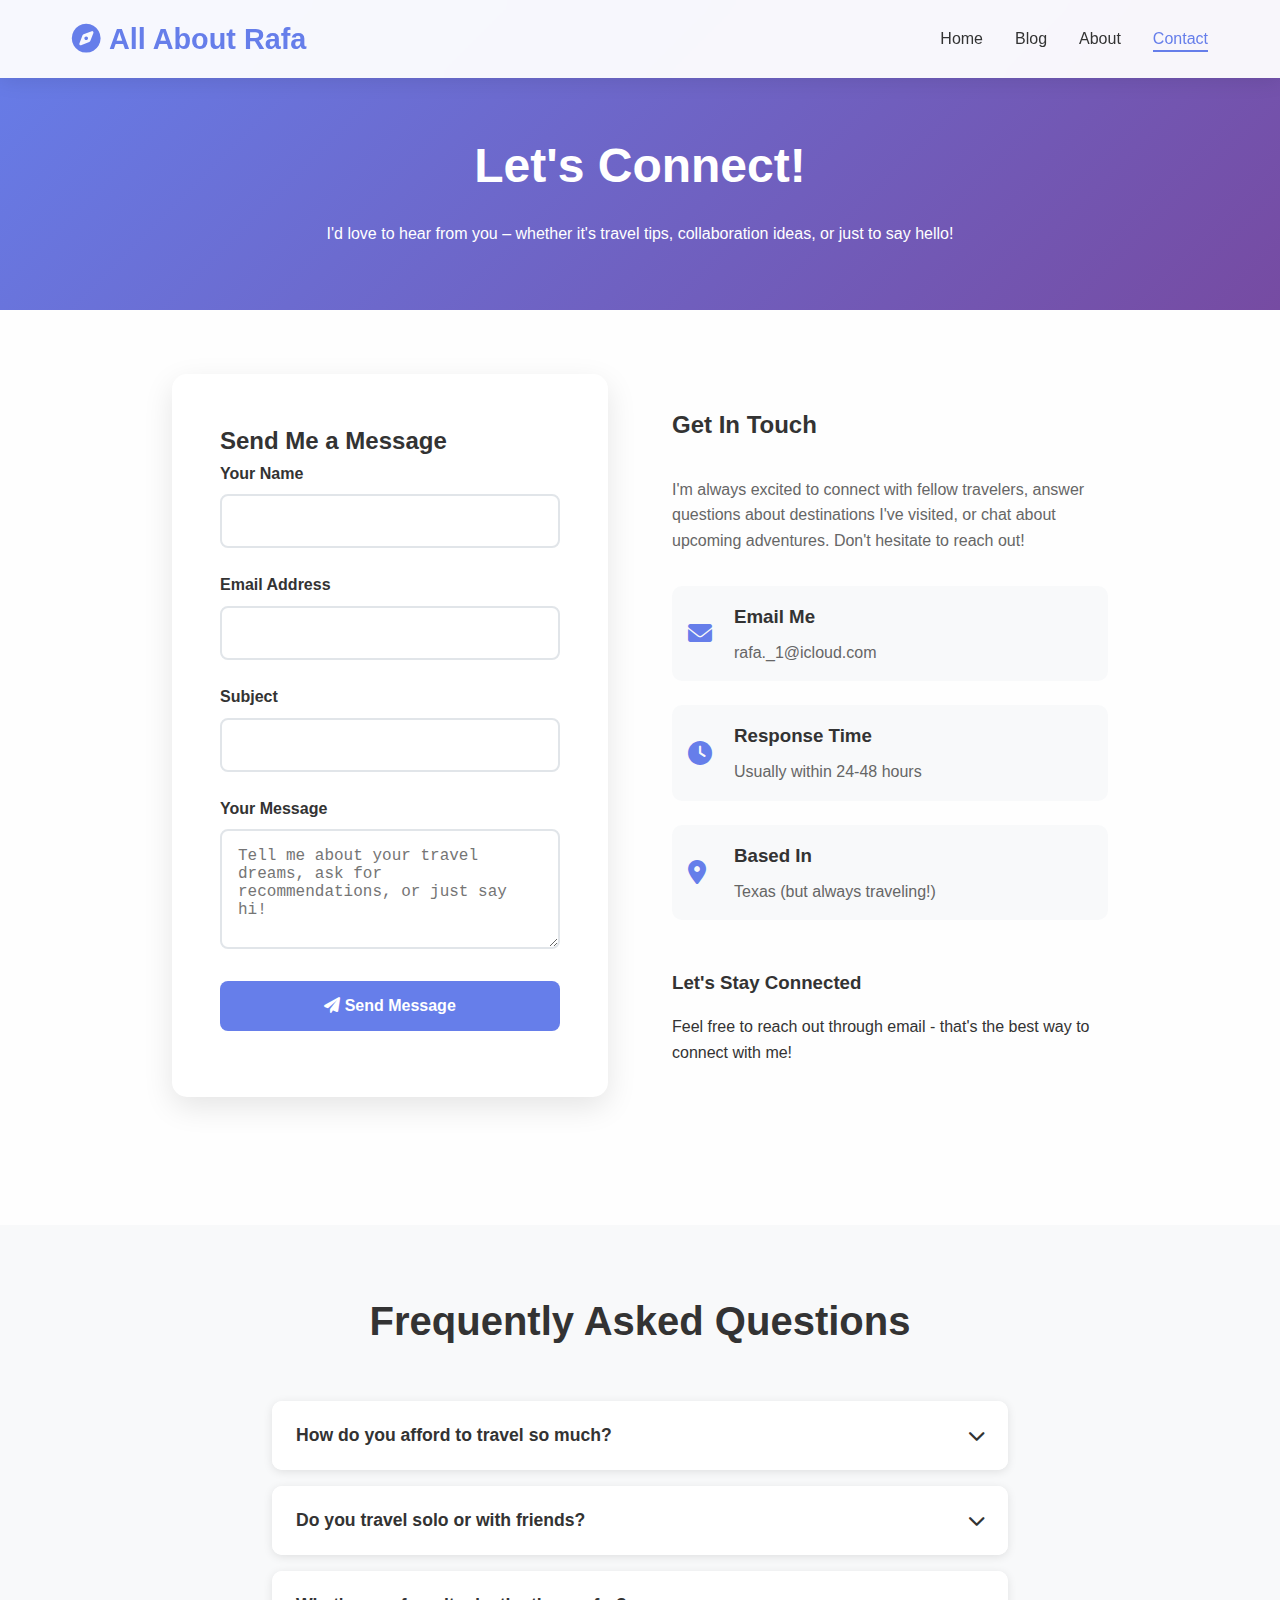
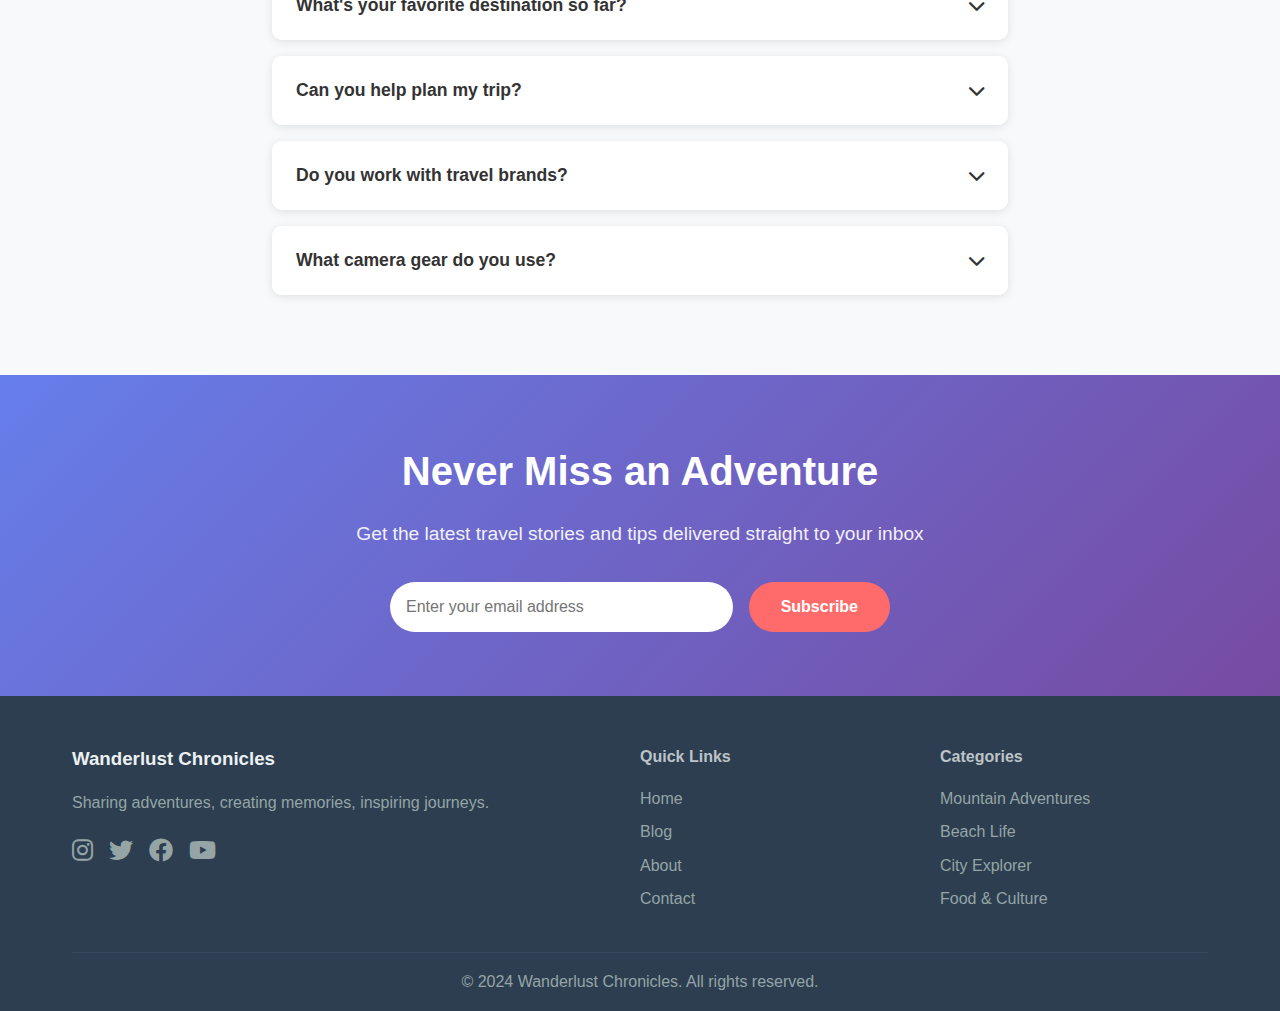
<file: wanderlust-chronicles-blog/contact.html>
<!DOCTYPE html>
<html lang="en">
<head>
    <meta charset="UTF-8">
    <meta name="viewport" content="width=device-width, initial-scale=1.0">
    <title>Contact - All About Rafa</title>
    <link rel="stylesheet" href="css/style.css">
    <link href="https://cdnjs.cloudflare.com/ajax/libs/font-awesome/6.0.0/css/all.min.css" rel="stylesheet">
    <style>
        .contact-hero {
            background: linear-gradient(135deg, #667eea 0%, #764ba2 100%);
            color: white;
            padding: 8rem 0 4rem;
            text-align: center;
        }
        
        .contact-hero h1 {
            font-size: 3rem;
            margin-bottom: 1rem;
        }
        
        .contact-main {
            padding: 4rem 0;
        }
        
        .contact-container {
            max-width: 1000px;
            margin: 0 auto;
            padding: 0 2rem;
        }
        
        .contact-grid {
            display: grid;
            grid-template-columns: 1fr 1fr;
            gap: 4rem;
            margin-bottom: 4rem;
        }
        
        .contact-form {
            background: white;
            padding: 3rem;
            border-radius: 15px;
            box-shadow: 0 10px 30px rgba(0,0,0,0.1);
        }
        
        .form-group {
            margin-bottom: 1.5rem;
        }
        
        .form-group label {
            display: block;
            margin-bottom: 0.5rem;
            color: #333;
            font-weight: 600;
        }
        
        .form-group input,
        .form-group textarea {
            width: 100%;
            padding: 1rem;
            border: 2px solid #e1e5e9;
            border-radius: 8px;
            font-size: 1rem;
            transition: border-color 0.3s ease;
        }
        
        .form-group input:focus,
        .form-group textarea:focus {
            outline: none;
            border-color: #667eea;
        }
        
        .form-group textarea {
            resize: vertical;
            min-height: 120px;
        }
        
        .submit-btn {
            background: #667eea;
            color: white;
            border: none;
            padding: 1rem 2rem;
            border-radius: 8px;
            font-size: 1rem;
            font-weight: 600;
            cursor: pointer;
            transition: background 0.3s ease;
            width: 100%;
        }
        
        .submit-btn:hover {
            background: #5a67d8;
        }
        
        .contact-info {
            padding: 2rem 0;
        }
        
        .contact-info h2 {
            margin-bottom: 2rem;
            color: #333;
        }
        
        .contact-methods {
            margin-bottom: 3rem;
        }
        
        .contact-method {
            display: flex;
            align-items: center;
            margin-bottom: 1.5rem;
            padding: 1rem;
            background: #f8f9fa;
            border-radius: 10px;
        }
        
        .contact-method i {
            font-size: 1.5rem;
            color: #667eea;
            margin-right: 1rem;
            width: 30px;
        }
        
        .contact-method-content h3 {
            margin-bottom: 0.5rem;
            color: #333;
        }
        
        .contact-method-content p {
            color: #666;
            margin: 0;
        }
        
        .social-section h3 {
            margin-bottom: 1rem;
            color: #333;
        }
        
        .social-links-large {
            display: flex;
            gap: 1rem;
        }
        
        .social-links-large a {
            display: flex;
            align-items: center;
            justify-content: center;
            width: 50px;
            height: 50px;
            background: #667eea;
            color: white;
            border-radius: 50%;
            font-size: 1.5rem;
            transition: transform 0.3s ease, background 0.3s ease;
        }
        
        .social-links-large a:hover {
            transform: translateY(-3px);
            background: #5a67d8;
        }
        
        .faq-section {
            background: #f8f9fa;
            padding: 4rem 0;
        }
        
        .faq-container {
            max-width: 800px;
            margin: 0 auto;
            padding: 0 2rem;
        }
        
        .faq-item {
            background: white;
            margin-bottom: 1rem;
            border-radius: 10px;
            overflow: hidden;
            box-shadow: 0 2px 10px rgba(0,0,0,0.1);
        }
        
        .faq-question {
            padding: 1.5rem;
            cursor: pointer;
            display: flex;
            justify-content: space-between;
            align-items: center;
            background: white;
            border: none;
            width: 100%;
            text-align: left;
            font-size: 1.1rem;
            font-weight: 600;
            color: #333;
        }
        
        .faq-question:hover {
            background: #f8f9fa;
        }
        
        .faq-answer {
            padding: 0 1.5rem 1.5rem;
            color: #666;
            line-height: 1.6;
            display: none;
        }
        
        .faq-answer.active {
            display: block;
        }
    </style>
</head>
<body>
    <header>
        <nav class="navbar">
            <div class="nav-container">
                <a href="index.html" class="logo">
                    <i class="fas fa-compass"></i>
                    All About Rafa
                </a>
                <ul class="nav-menu">
                    <li><a href="index.html" class="nav-link">Home</a></li>
                    <li><a href="blog.html" class="nav-link">Blog</a></li>
                    <li><a href="about.html" class="nav-link">About</a></li>
                    <li><a href="contact.html" class="nav-link active">Contact</a></li>
                </ul>
                <div class="hamburger">
                    <span></span>
                    <span></span>
                    <span></span>
                </div>
            </div>
        </nav>
    </header>

    <section class="contact-hero">
        <div class="container">
            <h1>Let's Connect!</h1>
            <p>I'd love to hear from you – whether it's travel tips, collaboration ideas, or just to say hello!</p>
        </div>
    </section>

    <main class="contact-main">
        <div class="contact-container">
            <div class="contact-grid">
                <div class="contact-form">
                    <h2>Send Me a Message</h2>
                    <form id="contactForm">
                        <div class="form-group">
                            <label for="name">Your Name</label>
                            <input type="text" id="name" name="name" required>
                        </div>
                        
                        <div class="form-group">
                            <label for="email">Email Address</label>
                            <input type="email" id="email" name="email" required>
                        </div>
                        
                        <div class="form-group">
                            <label for="subject">Subject</label>
                            <input type="text" id="subject" name="subject" required>
                        </div>
                        
                        <div class="form-group">
                            <label for="message">Your Message</label>
                            <textarea id="message" name="message" placeholder="Tell me about your travel dreams, ask for recommendations, or just say hi!" required></textarea>
                        </div>
                        
                        <button type="submit" class="submit-btn">
                            <i class="fas fa-paper-plane"></i> Send Message
                        </button>
                    </form>
                </div>

                <div class="contact-info">
                    <h2>Get In Touch</h2>
                    <p style="color: #666; margin-bottom: 2rem; line-height: 1.6;">
                        I'm always excited to connect with fellow travelers, answer questions about destinations I've visited, 
                        or chat about upcoming adventures. Don't hesitate to reach out!
                    </p>
                    
                    <div class="contact-methods">
                        <div class="contact-method">
                            <i class="fas fa-envelope"></i>
                            <div class="contact-method-content">
                                <h3>Email Me</h3>
                                <p>rafa._1@icloud.com</p>
                            </div>
                        </div>
                        
                        <div class="contact-method">
                            <i class="fas fa-clock"></i>
                            <div class="contact-method-content">
                                <h3>Response Time</h3>
                                <p>Usually within 24-48 hours</p>
                            </div>
                        </div>
                        
                        <div class="contact-method">
                            <i class="fas fa-map-marker-alt"></i>
                            <div class="contact-method-content">
                                <h3>Based In</h3>
                                <p>Texas (but always traveling!)</p>
                            </div>
                        </div>
                    </div>

                    <div class="social-section">
                        <h3>Let's Stay Connected</h3>
                        <p>Feel free to reach out through email - that's the best way to connect with me!</p>
                    </div>
                </div>
            </div>
        </div>
    </main>

    <section class="faq-section">
        <div class="faq-container">
            <h2 style="text-align: center; margin-bottom: 3rem; font-size: 2.5rem; color: #333;">Frequently Asked Questions</h2>
            
            <div class="faq-item">
                <button class="faq-question">
                    How do you afford to travel so much?
                    <i class="fas fa-chevron-down"></i>
                </button>
                <div class="faq-answer">
                    Great question! I've learned to travel smart – I use travel rewards credit cards, book flights during sales, 
                    stay in hostels or use Airbnb, and always look for free activities. I also work remotely sometimes, 
                    which helps extend trips. It's all about prioritizing travel in your budget and being flexible with dates and destinations.
                </div>
            </div>

            <div class="faq-item">
                <button class="faq-question">
                    Do you travel solo or with friends?
                    <i class="fas fa-chevron-down"></i>
                </button>
                <div class="faq-answer">
                    Both! Some of my best adventures have been solo trips where I could be completely spontaneous, 
                    but I also love traveling with my close friends. There's something special about sharing those incredible 
                    moments with people you care about. I'd say it's about 60% group travel, 40% solo.
                </div>
            </div>

            <div class="faq-item">
                <button class="faq-question">
                    What's your favorite destination so far?
                    <i class="fas fa-chevron-down"></i>
                </button>
                <div class="faq-answer">
                    That's like asking me to pick a favorite child! But if I had to choose, Iceland holds a special place 
                    in my heart. The raw, dramatic landscapes and the kindness of the locals made it unforgettable. 
                    Japan is a close second – the culture, food, and attention to detail blew my mind.
                </div>
            </div>

            <div class="faq-item">
                <button class="faq-question">
                    Can you help plan my trip?
                    <i class="fas fa-chevron-down"></i>
                </button>
                <div class="faq-answer">
                    I love helping fellow travelers! While I can't offer full travel planning services, I'm always happy 
                    to share recommendations, tips, and insights about places I've been. Feel free to reach out with 
                    specific questions about destinations, and I'll do my best to help!
                </div>
            </div>

            <div class="faq-item">
                <button class="faq-question">
                    Do you work with travel brands?
                    <i class="fas fa-chevron-down"></i>
                </button>
                <div class="faq-answer">
                    Yes, occasionally! I'm selective about partnerships and only work with brands that align with my values 
                    and that I genuinely believe in. All sponsored content is clearly marked, and my opinions are always honest. 
                    If you're interested in collaborating, feel free to reach out!
                </div>
            </div>

            <div class="faq-item">
                <button class="faq-question">
                    What camera gear do you use?
                    <i class="fas fa-chevron-down"></i>
                </button>
                <div class="faq-answer">
                    I keep it pretty simple! I mainly use a Canon EOS R6 with a 24-70mm lens for most shots, 
                    and a GoPro Hero 11 for action shots and underwater photography. For drone shots, I have a DJI Mini 3. 
                    But honestly, some of my favorite photos were taken with just my iPhone – it's more about the moment than the gear!
                </div>
            </div>
        </div>
    </section>

    <section class="newsletter">
        <div class="container">
            <div class="newsletter-content">
                <h2>Never Miss an Adventure</h2>
                <p>Get the latest travel stories and tips delivered straight to your inbox</p>
                <form class="newsletter-form">
                    <input type="email" placeholder="Enter your email address" required>
                    <button type="submit">Subscribe</button>
                </form>
            </div>
        </div>
    </section>

    <footer>
        <div class="container">
            <div class="footer-content">
                <div class="footer-section">
                    <h3>Wanderlust Chronicles</h3>
                    <p>Sharing adventures, creating memories, inspiring journeys.</p>
                    <div class="social-links">
                        <a href="#"><i class="fab fa-instagram"></i></a>
                        <a href="#"><i class="fab fa-twitter"></i></a>
                        <a href="#"><i class="fab fa-facebook"></i></a>
                        <a href="#"><i class="fab fa-youtube"></i></a>
                    </div>
                </div>
                <div class="footer-section">
                    <h4>Quick Links</h4>
                    <ul>
                        <li><a href="index.html">Home</a></li>
                        <li><a href="blog.html">Blog</a></li>
                        <li><a href="about.html">About</a></li>
                        <li><a href="contact.html">Contact</a></li>
                    </ul>
                </div>
                <div class="footer-section">
                    <h4>Categories</h4>
                    <ul>
                        <li><a href="#">Mountain Adventures</a></li>
                        <li><a href="#">Beach Life</a></li>
                        <li><a href="#">City Explorer</a></li>
                        <li><a href="#">Food & Culture</a></li>
                    </ul>
                </div>
            </div>
            <div class="footer-bottom">
                <p>&copy; 2024 Wanderlust Chronicles. All rights reserved.</p>
            </div>
        </div>
    </footer>

    <script src="js/script.js"></script>
</body>
</html>
</file>
<file: wanderlust-chronicles-blog/css/style.css>
* {
    margin: 0;
    padding: 0;
    box-sizing: border-box;
}

body {
    font-family: 'Segoe UI', Tahoma, Geneva, Verdana, sans-serif;
    line-height: 1.6;
    color: #333;
    background-color: #fefefe;
}

.container {
    max-width: 1200px;
    margin: 0 auto;
    padding: 0 2rem;
}

header {
    position: fixed;
    top: 0;
    width: 100%;
    background: rgba(255, 255, 255, 0.95);
    backdrop-filter: blur(10px);
    z-index: 1000;
    box-shadow: 0 2px 20px rgba(0, 0, 0, 0.1);
    transition: all 0.3s ease;
}

.navbar {
    padding: 1rem 0;
}

.nav-container {
    max-width: 1200px;
    margin: 0 auto;
    padding: 0 2rem;
    display: flex;
    justify-content: space-between;
    align-items: center;
}

.logo {
    font-size: 1.8rem;
    font-weight: bold;
    color: #667eea;
    display: flex;
    align-items: center;
    gap: 0.5rem;
    text-decoration: none;
    transition: color 0.3s ease;
}

.logo:hover {
    color: #5a67d8;
}

.nav-menu {
    display: flex;
    list-style: none;
    gap: 2rem;
}

.nav-link {
    text-decoration: none;
    color: #333;
    font-weight: 500;
    transition: color 0.3s ease;
    position: relative;
}

.nav-link:hover,
.nav-link.active {
    color: #667eea;
}

.nav-link::after {
    content: '';
    position: absolute;
    bottom: -5px;
    left: 0;
    width: 0;
    height: 2px;
    background: #667eea;
    transition: width 0.3s ease;
}

.nav-link:hover::after,
.nav-link.active::after {
    width: 100%;
}

.hamburger {
    display: none;
    flex-direction: column;
    cursor: pointer;
}

.hamburger span {
    width: 25px;
    height: 3px;
    background: #333;
    margin: 3px 0;
    transition: 0.3s;
}

.hero {
    height: 100vh;
    background: linear-gradient(135deg, #667eea 0%, #764ba2 100%);
    display: flex;
    align-items: center;
    justify-content: center;
    text-align: center;
    color: white;
    position: relative;
    overflow: hidden;
}

.hero::before {
    content: '';
    position: absolute;
    top: 0;
    left: 0;
    width: 100%;
    height: 100%;
    background: url('data:image/svg+xml,<svg xmlns="http://www.w3.org/2000/svg" viewBox="0 0 1000 1000"><circle cx="200" cy="300" r="100" fill="%23ffffff" opacity="0.1"/><circle cx="800" cy="700" r="150" fill="%23ffffff" opacity="0.05"/><circle cx="600" cy="200" r="80" fill="%23ffffff" opacity="0.08"/></svg>');
    animation: float 20s ease-in-out infinite;
}

@keyframes float {
    0%, 100% { transform: translateY(0px); }
    50% { transform: translateY(-20px); }
}

.hero-content {
    z-index: 2;
    max-width: 800px;
    padding: 0 2rem;
}

.hero-content h1 {
    font-size: 4rem;
    margin-bottom: 1.5rem;
    font-weight: 700;
    text-shadow: 2px 2px 4px rgba(0, 0, 0, 0.3);
    animation: slideInUp 1s ease-out;
}

.hero-content p {
    font-size: 1.3rem;
    margin-bottom: 2.5rem;
    opacity: 0.9;
    animation: slideInUp 1s ease-out 0.3s both;
}

.cta-btn {
    background: #ff6b6b;
    color: white;
    padding: 1rem 2.5rem;
    text-decoration: none;
    border-radius: 50px;
    font-size: 1.1rem;
    font-weight: 600;
    transition: all 0.3s ease;
    display: inline-block;
    animation: slideInUp 1s ease-out 0.6s both;
}

.cta-btn:hover {
    background: #ff5252;
    transform: translateY(-3px);
    box-shadow: 0 10px 30px rgba(255, 107, 107, 0.4);
}

.scroll-indicator {
    position: absolute;
    bottom: 2rem;
    left: 50%;
    transform: translateX(-50%);
    animation: bounce 2s infinite;
    font-size: 1.5rem;
    opacity: 0.7;
}

@keyframes slideInUp {
    from {
        opacity: 0;
        transform: translateY(50px);
    }
    to {
        opacity: 1;
        transform: translateY(0);
    }
}

@keyframes bounce {
    0%, 20%, 50%, 80%, 100% {
        transform: translateX(-50%) translateY(0);
    }
    40% {
        transform: translateX(-50%) translateY(-10px);
    }
    60% {
        transform: translateX(-50%) translateY(-5px);
    }
}

.featured-section {
    padding: 5rem 0;
    background: #f8f9fa;
}

.featured-section h2 {
    text-align: center;
    font-size: 2.5rem;
    margin-bottom: 3rem;
    color: #333;
}

.featured-grid {
    display: grid;
    grid-template-columns: repeat(auto-fit, minmax(350px, 1fr));
    gap: 2rem;
}

.featured-post {
    background: white;
    border-radius: 15px;
    overflow: hidden;
    box-shadow: 0 10px 30px rgba(0, 0, 0, 0.1);
    transition: transform 0.3s ease, box-shadow 0.3s ease;
}

.featured-post:hover {
    transform: translateY(-10px);
    box-shadow: 0 20px 40px rgba(0, 0, 0, 0.15);
}

.post-image {
    height: 250px;
    overflow: hidden;
}

.placeholder-img {
    width: 100%;
    height: 100%;
    display: flex;
    align-items: center;
    justify-content: center;
    font-size: 3rem;
    color: white;
    transition: transform 0.3s ease;
}

.featured-post:hover .placeholder-img {
    transform: scale(1.1);
}

.post-content {
    padding: 1.5rem;
}

.post-category {
    background: #667eea;
    color: white;
    padding: 0.3rem 0.8rem;
    border-radius: 20px;
    font-size: 0.8rem;
    font-weight: 600;
    text-transform: uppercase;
}

.post-content h3 {
    margin: 1rem 0 0.5rem;
    font-size: 1.3rem;
    color: #333;
}

.post-content p {
    color: #666;
    margin-bottom: 1rem;
    line-height: 1.6;
}

.post-meta {
    display: flex;
    gap: 1rem;
    font-size: 0.9rem;
    color: #888;
}

.about-preview {
    padding: 5rem 0;
}

.about-content {
    display: grid;
    grid-template-columns: 1fr 1fr;
    gap: 4rem;
    align-items: center;
}

.about-text h2 {
    font-size: 2.5rem;
    margin-bottom: 1.5rem;
    color: #333;
}

.about-text p {
    margin-bottom: 1.5rem;
    color: #666;
    font-size: 1.1rem;
    line-height: 1.7;
}

.btn-secondary {
    background: transparent;
    color: #667eea;
    border: 2px solid #667eea;
    padding: 0.8rem 2rem;
    text-decoration: none;
    border-radius: 50px;
    font-weight: 600;
    transition: all 0.3s ease;
    display: inline-block;
}

.btn-secondary:hover {
    background: #667eea;
    color: white;
    transform: translateY(-2px);
}

.about-image {
    display: flex;
    justify-content: center;
}

.about-image .placeholder-img {
    width: 300px;
    height: 300px;
    border-radius: 50%;
    font-size: 5rem;
}

.newsletter {
    background: linear-gradient(135deg, #667eea 0%, #764ba2 100%);
    padding: 4rem 0;
    color: white;
    text-align: center;
}

.newsletter h2 {
    font-size: 2.5rem;
    margin-bottom: 1rem;
}

.newsletter p {
    font-size: 1.2rem;
    margin-bottom: 2rem;
    opacity: 0.9;
}

.newsletter-form {
    display: flex;
    max-width: 500px;
    margin: 0 auto;
    gap: 1rem;
}

.newsletter-form input {
    flex: 1;
    padding: 1rem;
    border: none;
    border-radius: 50px;
    font-size: 1rem;
    outline: none;
}

.newsletter-form button {
    background: #ff6b6b;
    color: white;
    border: none;
    padding: 1rem 2rem;
    border-radius: 50px;
    font-size: 1rem;
    font-weight: 600;
    cursor: pointer;
    transition: background 0.3s ease;
}

.newsletter-form button:hover {
    background: #ff5252;
}

footer {
    background: #2c3e50;
    color: white;
    padding: 3rem 0 1rem;
}

.footer-content {
    display: grid;
    grid-template-columns: 2fr 1fr 1fr;
    gap: 2rem;
    margin-bottom: 2rem;
}

.footer-section h3 {
    margin-bottom: 1rem;
    color: #ecf0f1;
}

.footer-section h4 {
    margin-bottom: 1rem;
    color: #bdc3c7;
}

.footer-section p {
    line-height: 1.6;
    color: #95a5a6;
}

.social-links {
    display: flex;
    gap: 1rem;
    margin-top: 1rem;
}

.social-links a {
    color: #95a5a6;
    font-size: 1.5rem;
    transition: color 0.3s ease;
}

.social-links a:hover {
    color: #667eea;
}

.footer-section ul {
    list-style: none;
}

.footer-section ul li {
    margin-bottom: 0.5rem;
}

.footer-section ul li a {
    color: #95a5a6;
    text-decoration: none;
    transition: color 0.3s ease;
}

.footer-section ul li a:hover {
    color: #ecf0f1;
}

.footer-bottom {
    border-top: 1px solid #34495e;
    padding-top: 1rem;
    text-align: center;
    color: #95a5a6;
}

@media (max-width: 768px) {
    .hamburger {
        display: flex;
    }
    
    .nav-menu {
        display: none;
    }
    
    .hero-content h1 {
        font-size: 2.5rem;
    }
    
    .hero-content p {
        font-size: 1.1rem;
    }
    
    .featured-grid {
        grid-template-columns: 1fr;
    }
    
    .about-content {
        grid-template-columns: 1fr;
        text-align: center;
    }
    
    .newsletter-form {
        flex-direction: column;
    }
    
    .footer-content {
        grid-template-columns: 1fr;
        text-align: center;
    }
    
    .container {
        padding: 0 1rem;
    }
}
</file>
